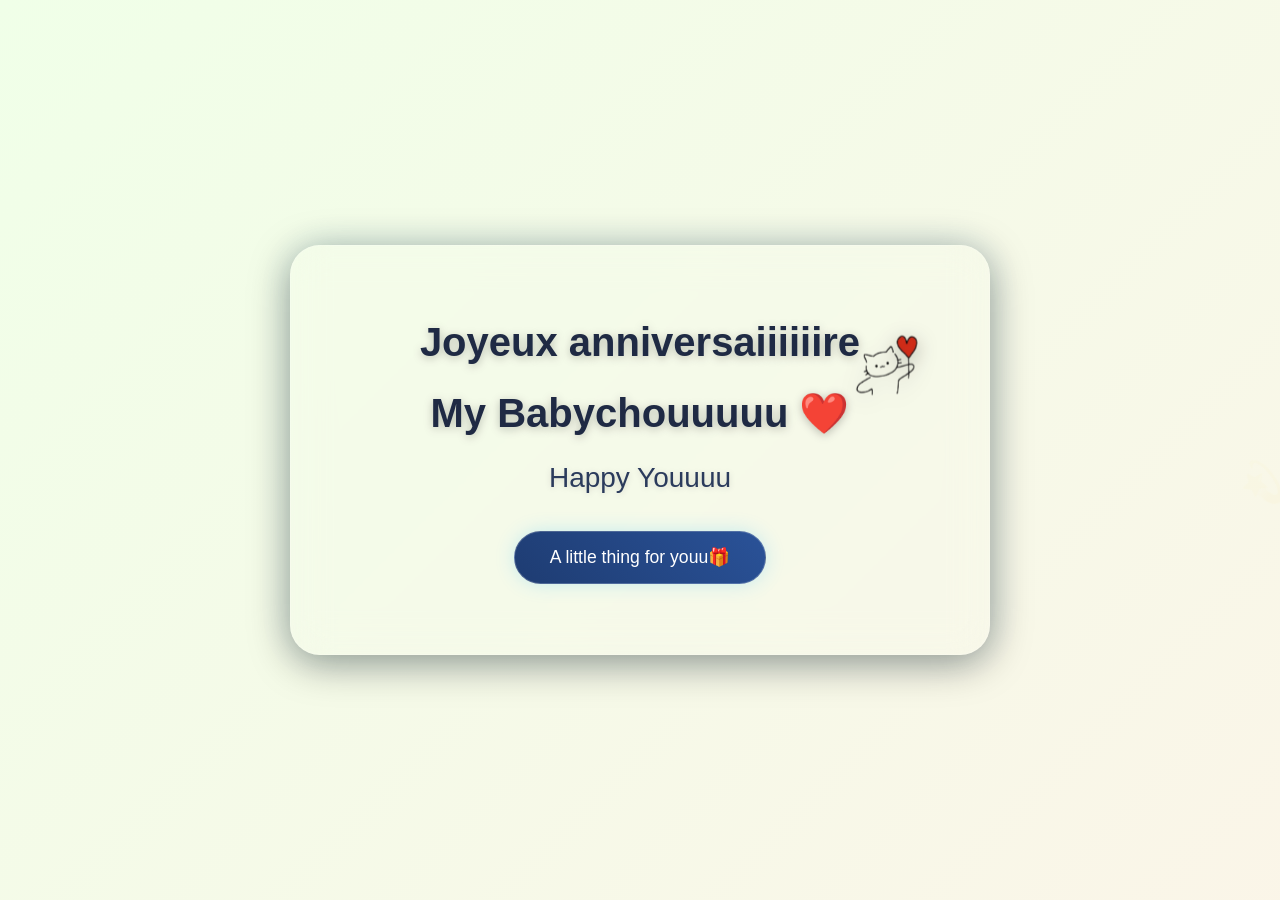
<file: index.html>
<!DOCTYPE html>
<html lang="fr">
<head>
  <meta charset="UTF-8">
  <title>L'anniversaire de mon Babychouu ❤️</title>
  <link href='style.css' rel='stylesheet'>
  <script src="js/gsap.min.js"></script>
</head>
<body>
  <div class="container">
    <h1>Joyeux anniversaiiiiiire</h1>
    <h1 class="title">
      My Babychouuuuu ❤️
      <span class="cat" id="cat"></span>
    </h1>
    <br>
    <div class="souhait"></div>
    <button class="cta-button">A little thing for youu🎁</button>
    <div class="cat" id="cat"></div>
  </div>
   <script src="js/script.js"></script>

   <script>
    gsap.to("#cat", {
    y: -8,
    duration: 1,
    repeat: -1,
    yoyo: true,
    ease: "sine.inOut"
});
   </script>
</body>
</html>
</file>
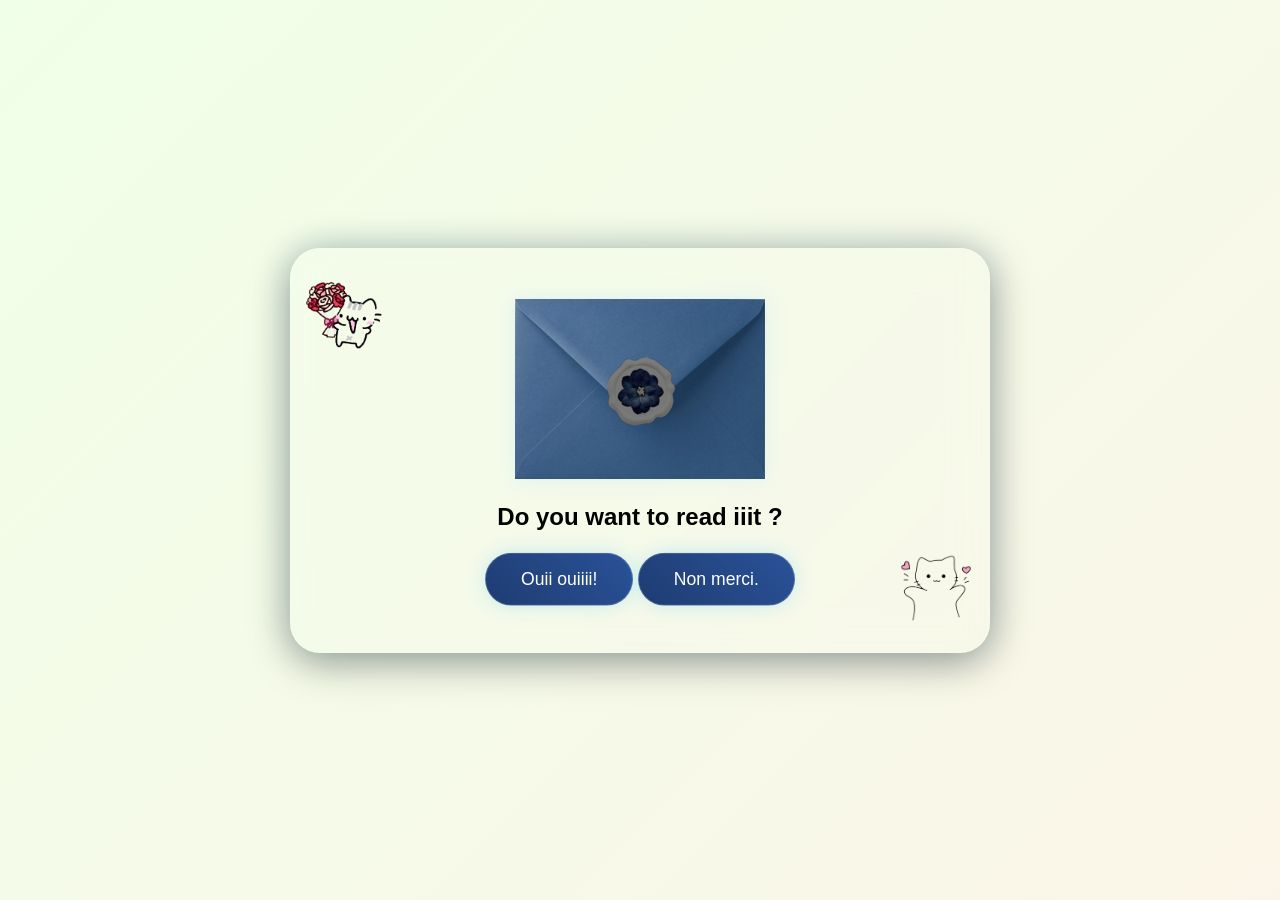
<file: page1.html>
<!DOCTYPE html>
<html lang="fr">
<head>
  <meta charset="UTF-8">
  <title>L'anniversaire de mon Babychouu ❤️</title>
  <link href='style.css' rel='stylesheet'>
  <script src="js/gsap.min.js"></script>
</head>
<body>
    <div class="container">
        <div class="cat cat-bottom" id="catBottom"></div>
        <img src="images/envelope.png" alt="Enveloppe" class="envelope">
        <h2>Do you want to read iiit ?</h2>
        <br>
        <button class="cta-button oui">Ouii ouiiii!</button>
        <button class="cta-button non">Non merci.</button>
        <div class="cat cat-top" id="catTop"></div>
    </div>
    <script src="js/page1.js"></script>
    <script>
     gsap.to(".cat-bottom", {
    y: -10,
    duration: 1,
    repeat: -1,
    yoyo: true,
    ease: "sine.inOut"
});

gsap.to(".cat-top", {
    y: 10,
    duration: 1.2,
    repeat: -1,
    yoyo: true,
    ease: "sine.inOut"
});
</script>

</body>
</html>
</file>
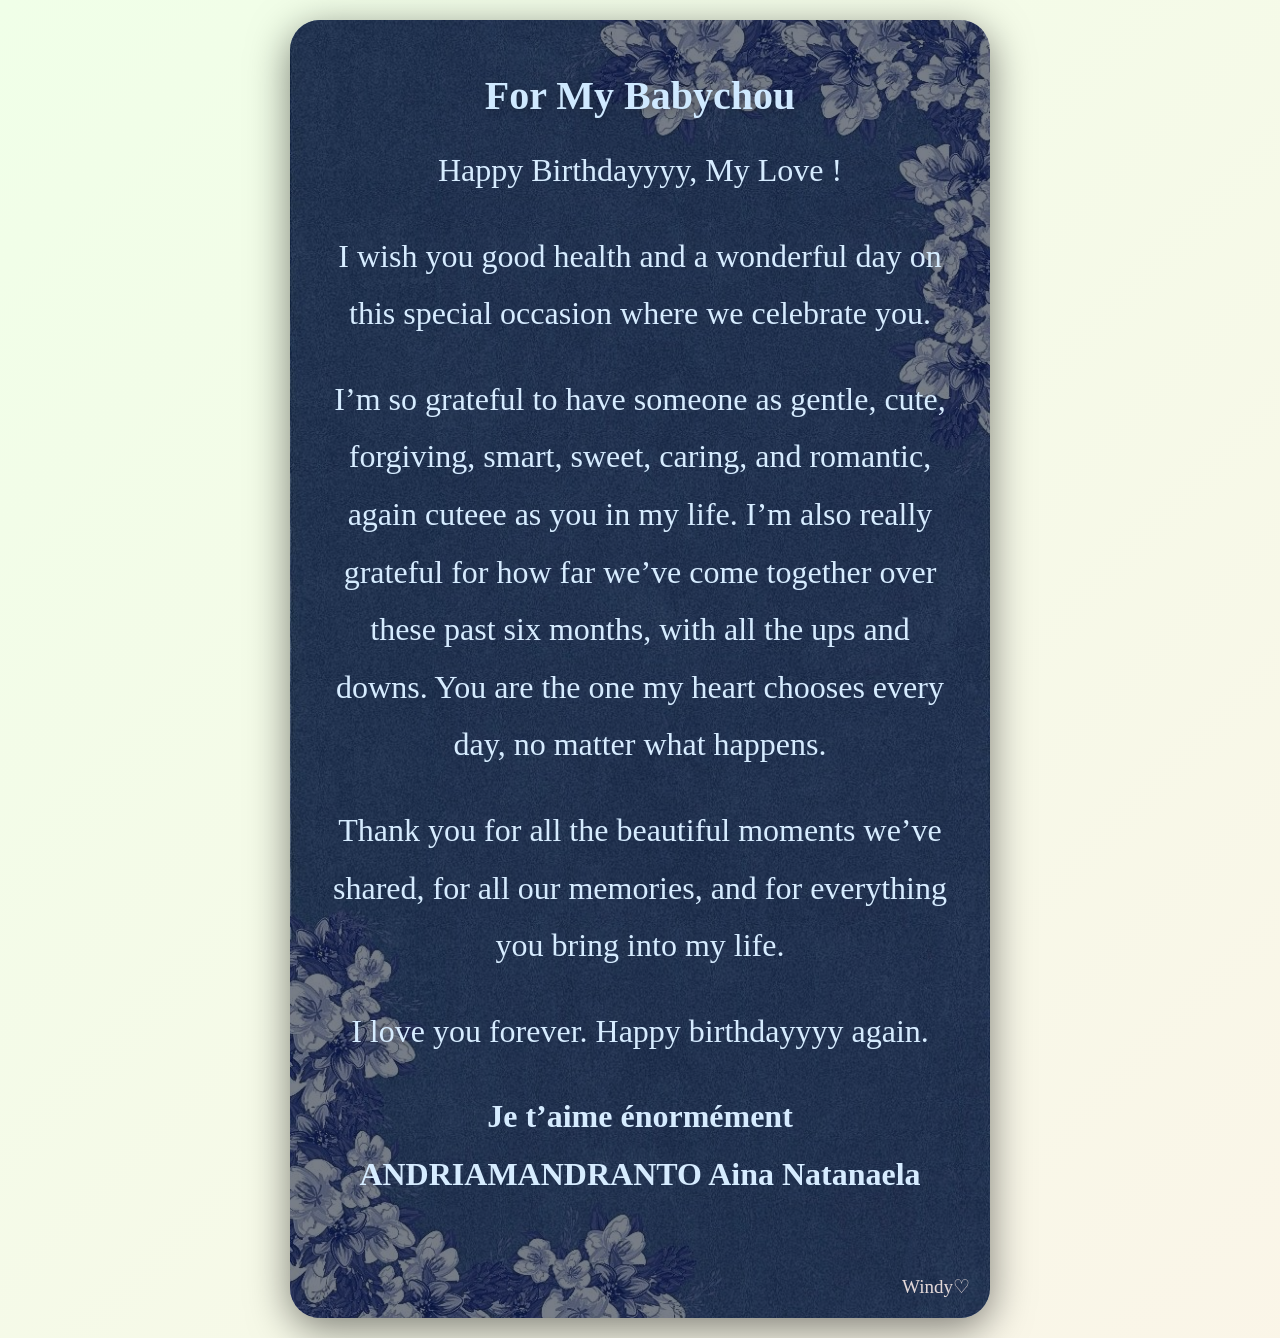
<file: page2.html>
<!DOCTYPE html>
<html lang="fr">
<head>
  <meta charset="UTF-8">
  <title>L'anniversaire de mon Babychouu ❤️</title>
  <link href='style.css' rel='stylesheet'>
  <script src="js/gsap.min.js"></script>
  <style>
    .signature {
      font-family: 'Brush Script MT', cursive;
      font-size: 19px;
      color: #e4d9d9;
      margin-top: 20px;
      position: absolute;
      bottom: 20px;
      right: 20px;
    }
  </style>
</head>
<body>
  <div class="container-letter">   
      <h1>For My Babychou</h1>
      <p>Happy Birthdayyyy, My Love !</p>
      <br>
      <p>I wish you good health and a wonderful day on this special occasion where we celebrate you.</p>
      <br>
      <p> I’m so grateful to have someone as gentle, cute, forgiving, smart, sweet, caring,
         and romantic, again cuteee as you in my life. I’m also really grateful for how far we’ve come together over 
         these past six months, with all the ups and downs. 
         You are the one my heart chooses every day, no matter what happens.</p>
      <br>
      <p>Thank you for all the beautiful moments we’ve shared, for all our memories, and for everything 
        you bring into my life.</p>
        <br>
      <p>I love you forever. Happy birthdayyyy again.</p>
      <br>
      <p><b>Je t’aime énormément ANDRIAMANDRANTO Aina Natanaela</b></p>
      <br><br><br>
      <div class="signature">Windy♡</div>
  </div>
  <script src="js/page2.js"></script>
</body>
</html>
</file>
<file: style.css>
* {
    margin: 0;
    padding: 0;
    box-sizing: border-box;
}

body {
    min-height: 100vh;
    display: flex;
    align-items: center;
    justify-content: center;
    padding: 20px;

    background: linear-gradient(-45deg, #fee9f7, #e8f5fe, #fef2e8, #f0ffe8);
    background-size: 400% 400%;
    animation: gradientBG 15s ease infinite;

    font-family: 'Arial Rounded MT Bold', Arial, sans-serif;
    position: relative;
    overflow-x: hidden;
}

.container {
    width: 100%;
    max-width: 700px;

    padding: 50px 35px;
    border-radius: 30px;

    background: rgba(255, 255, 255, 0.08);

    backdrop-filter: blur(18px);
    -webkit-backdrop-filter: blur(18px);

    border: 1px solid rgba(255, 255, 255, 0.12);

    box-shadow:
        0 8px 40px rgba(0, 0, 0, 0.4),
        0 0 40px rgba(0, 180, 255, 0.1);

    text-align: center;
    z-index: 2;
    position: relative;
}

.cat {
    position: fixed;
    bottom: 20px;
    right: 20px;

    width: 80px;
    height: 80px;

    background-size: cover;
    background-position: center;

    z-index: 100;
    cursor: pointer;
}

h1 {
    font-size: clamp(2.5rem, 3vw, 3rem);

    color: #1f2a44; 

    text-shadow:
        0 2px 10px rgba(0, 0, 0, 0.25);

    margin-bottom: 25px;

    line-height: 1.3;

    opacity: 1 !important;
}

.title {
    display: flex;
    align-items: center;
    justify-content: center;
    gap: 10px;
    line-height: 1;
}

.title h1 {
    margin: 0;
} 

span.cat {
    width: 90px;
    height: 90px;

    background-image: url("images/miaou3.png");
    background-size: cover;
    background-position: center;

    display: inline-block;

    filter: drop-shadow(0 5px 10px rgba(0,0,0,0.3));
    transform: translateY(30px);
}

.souhait {
    font-size: clamp(1.75rem, 1.8vw, 1.4rem);

    color: #2b3b5c;

    margin-bottom: 35px;

    line-height: 1.6;

    min-height: 60px;

    padding: 0 10px;

    text-shadow:
        0 1px 6px rgba(0, 0, 0, 0.15);
}

.cta-button {
    padding: 15px 35px;

    font-size: 1.1rem;

    background: linear-gradient(45deg,
        #1e3c72,
        #2a5298);

    border: 1px solid rgba(255, 255, 255, 0.2);

    border-radius: 50px;

    color: white;

    cursor: pointer;

    box-shadow:
        0 0 20px rgba(0, 180, 255, 0.2);

    transition:
        transform 0.3s ease,
        box-shadow 0.3s ease;

    opacity: 1 !important;
    display: inline-block;
}

.cta-button:hover {
    transform: scale(1.08);

    box-shadow:
        0 0 30px rgba(0, 180, 255, 0.4);
}

.floating {
    position: absolute;
    pointer-events: none;
    opacity: 0;
}

.envelope {
    margin-bottom: 20px;
    filter: drop-shadow(0 0 10px rgba(127, 208, 255, 0.2));
}

.cat-bottom {
    bottom: 15px;
    right: 15px;

    background-image: url("images/miaou2.png");
}

.cat-top {
    top: 15px;
    left: 15px;

    background-image: url("images/miaou4.png");
}

.container-letter {
    max-width: 700px;

    padding: 50px 35px;
    border-radius: 30px;

    background-image: url('images/lettre.jpg');
    background-size: cover;
    background-position: center;
    background-repeat: no-repeat;

    position: relative;

    box-shadow:
        0 10px 40px rgba(0, 0, 0, 0.5);

    text-align: center;
    z-index: 2;

    font-family: 'Dancing Script', cursive;
}

.container-letter::before {
    content: "";
    position: absolute;
    inset: 0;
    background: rgba(10, 20, 40, 0.55);
    border-radius: 30px;
    z-index: 0;
}

.container-letter * {
    position: relative;
    z-index: 1;
}

.container-letter h1 {
    font-size: 2.5rem;
    margin-bottom: 20px;
    color: #cfe9ff;
}

.container-letter p {
    font-size: 2rem;
    line-height: 1.8;
    margin-bottom: 10px;
    color: #d6ecff;
}


@keyframes gradientBG {
    0% { background-position: 0% 50%; }
    50% { background-position: 100% 50%; }
    100% { background-position: 0% 50%; }
}

@media (max-width: 768px) {

    .container {
        padding: 35px 20px;
        border-radius: 25px;
    }

    h1 {
        margin-bottom: 20px;
    }

    .souhait {
        margin-bottom: 30px;
    }

    .cta-button {
        width: 100%;
        max-width: 280px;
    }

    .container-letter {
        padding: 35px 20px;
    }
}
</file>
